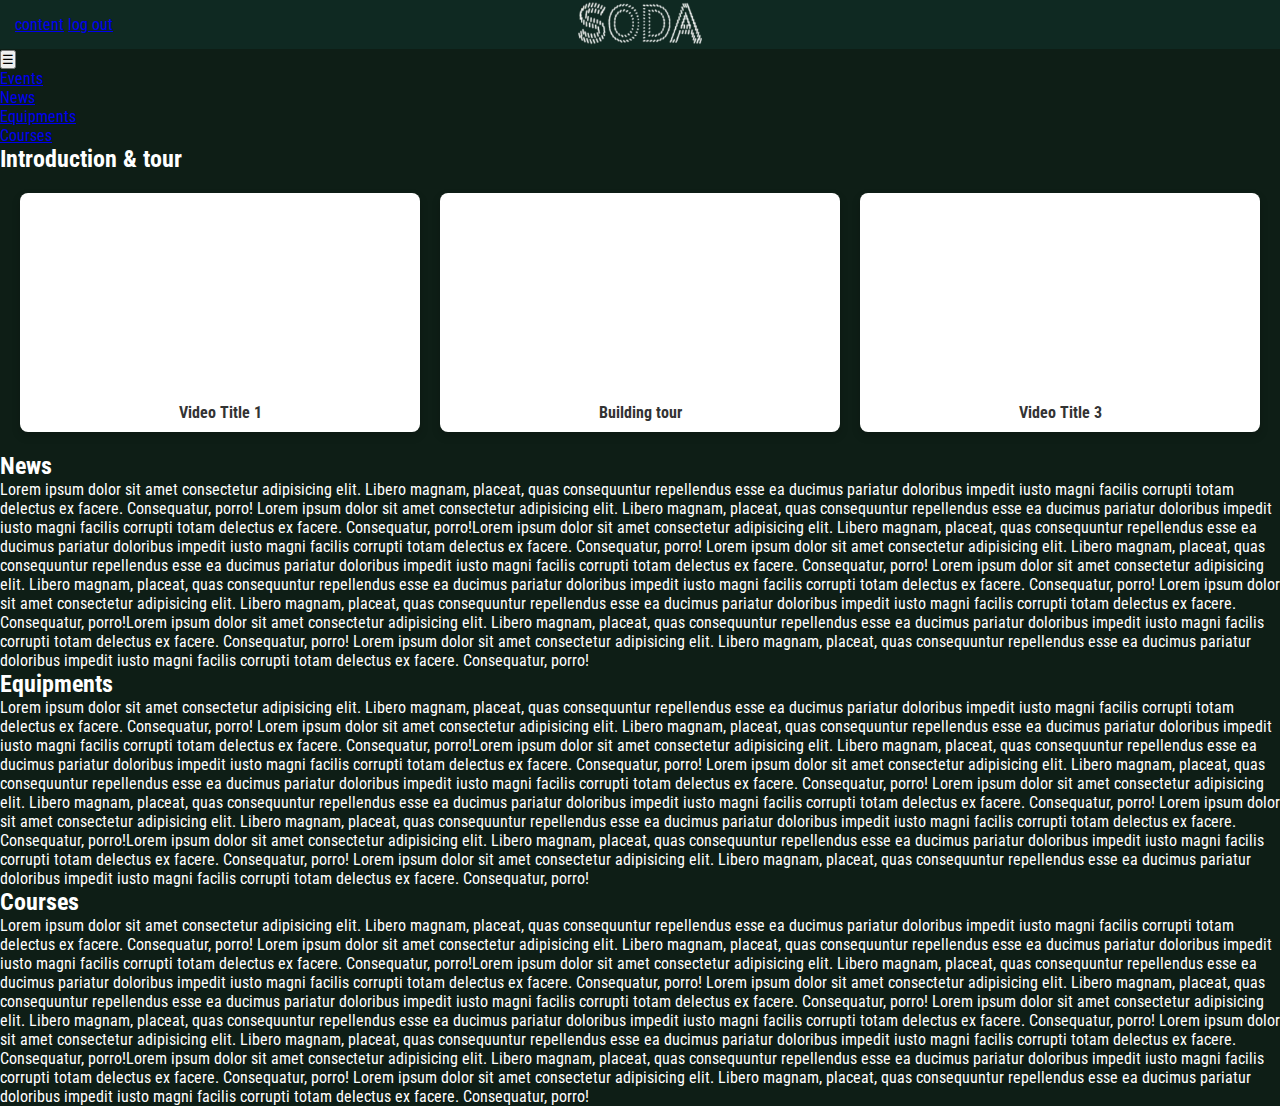
<file: home.html>
<!DOCTYPE html>
<html lang="en">
<head>
    <meta charset="UTF-8">
    <meta name="viewport" content="width=device-width, initial-scale=1.0">
    <title>SODA</title>
    <link href="css/styles.css" rel="stylesheet" />
    <link rel="preconnect" href="https://fonts.googleapis.com">
    <link rel="preconnect" href="https://fonts.gstatic.com" crossorigin>
    <link href="https://fonts.googleapis.com/css2?family=Roboto+Condensed:wght@400;700&display=swap" rel="stylesheet">
</head>
<body>
    <header class="navbar">
        <div class="logo">
            <img src="images/logo.png" alt="Logo">
        </div>
        <nav class="nav-links">
            <a href="#content">content</a>
            <a href="index.html">log out</a>
        </nav>
    </header>

    <button class="side-toggle" onclick="toggleNav()">☰</button>   
    <!-- Permanent Left Navigation System -->
    <aside class="side-navigation">
        <nav class="side-bar-menu">
            <ul>
                <li><a href="#section1">Events</a></li>
                <li><a href="#section2">News</a></li>
                <li><a href="#section3">Equipments</a></li>
                <li><a href="#section4">Courses</a></li>
            </ul>
        </nav>
    </aside>

    <!-- Overlay Div -->
    <div class="overlay" id="overlay"></div>

    <!-- Main Content -->
    <div class="content">
        <!-- Placeholder for sections -->
        <section id="section1">
            <h2 id="events-heading">Introduction & tour</h2>
                <div class="video-container">
                    <!-- Video 1 -->
                    <div class="video-card">
                        <iframe 
                            src="https://www.youtube.com/embed/tc25JXCeBqY" 
                            frameborder="0" allowfullscreen>
                        </iframe>
                        <h3 class="video-title">Video Title 1</h3>
                    </div>
                
                    <!-- Video 2 -->
                    <div class="video-card">
                        <iframe 
                            src="https://www.youtube.com/embed/PKHRvi4bNdM&t=3s" 
                            frameborder="0" allowfullscreen>
                        </iframe>
                        <h3 class="video-title">Building tour</h3>
                    </div>
                
                    <!-- Video 3 -->
                    <div class="video-card">
                        <iframe 
                            src="https://www.youtube.com/embed/watch?v=5e-X6MGfoZ4" 
                            frameborder="0" allowfullscreen>
                        </iframe>
                        <h3 class="video-title">Video Title 3</h3>
                    </div>
                </
            
                <!-- Add more videos here -->
            </div>
            
        </section>

        <section id="section2">
            <h2 id="news-heading">News</h2>
            <p>Lorem ipsum dolor sit amet consectetur adipisicing elit. Libero magnam, placeat, quas consequuntur repellendus esse ea ducimus pariatur doloribus impedit iusto magni facilis corrupti totam delectus ex facere. Consequatur, porro! Lorem ipsum dolor sit amet consectetur adipisicing elit. Libero magnam, placeat, quas consequuntur repellendus esse ea ducimus pariatur doloribus impedit iusto magni facilis corrupti totam delectus ex facere. Consequatur, porro!Lorem ipsum dolor sit amet consectetur adipisicing elit. Libero magnam, placeat, quas consequuntur repellendus esse ea ducimus pariatur doloribus impedit iusto magni facilis corrupti totam delectus ex facere. Consequatur, porro! Lorem ipsum dolor sit amet consectetur adipisicing elit. Libero magnam, placeat, quas consequuntur repellendus esse ea ducimus pariatur doloribus impedit iusto magni facilis corrupti totam delectus ex facere. Consequatur, porro!
                Lorem ipsum dolor sit amet consectetur adipisicing elit. Libero magnam, placeat, quas consequuntur repellendus esse ea ducimus pariatur doloribus impedit iusto magni facilis corrupti totam delectus ex facere. Consequatur, porro! Lorem ipsum dolor sit amet consectetur adipisicing elit. Libero magnam, placeat, quas consequuntur repellendus esse ea ducimus pariatur doloribus impedit iusto magni facilis corrupti totam delectus ex facere. Consequatur, porro!Lorem ipsum dolor sit amet consectetur adipisicing elit. Libero magnam, placeat, quas consequuntur repellendus esse ea ducimus pariatur doloribus impedit iusto magni facilis corrupti totam delectus ex facere. Consequatur, porro! Lorem ipsum dolor sit amet consectetur adipisicing elit. Libero magnam, placeat, quas consequuntur repellendus esse ea ducimus pariatur doloribus impedit iusto magni facilis corrupti totam delectus ex facere. Consequatur, porro!</p>
        </section>

        <section id="section3">
            <h2 id="equipments-heading">Equipments</h2>
            <p>Lorem ipsum dolor sit amet consectetur adipisicing elit. Libero magnam, placeat, quas consequuntur repellendus esse ea ducimus pariatur doloribus impedit iusto magni facilis corrupti totam delectus ex facere. Consequatur, porro! Lorem ipsum dolor sit amet consectetur adipisicing elit. Libero magnam, placeat, quas consequuntur repellendus esse ea ducimus pariatur doloribus impedit iusto magni facilis corrupti totam delectus ex facere. Consequatur, porro!Lorem ipsum dolor sit amet consectetur adipisicing elit. Libero magnam, placeat, quas consequuntur repellendus esse ea ducimus pariatur doloribus impedit iusto magni facilis corrupti totam delectus ex facere. Consequatur, porro! Lorem ipsum dolor sit amet consectetur adipisicing elit. Libero magnam, placeat, quas consequuntur repellendus esse ea ducimus pariatur doloribus impedit iusto magni facilis corrupti totam delectus ex facere. Consequatur, porro!
                Lorem ipsum dolor sit amet consectetur adipisicing elit. Libero magnam, placeat, quas consequuntur repellendus esse ea ducimus pariatur doloribus impedit iusto magni facilis corrupti totam delectus ex facere. Consequatur, porro! Lorem ipsum dolor sit amet consectetur adipisicing elit. Libero magnam, placeat, quas consequuntur repellendus esse ea ducimus pariatur doloribus impedit iusto magni facilis corrupti totam delectus ex facere. Consequatur, porro!Lorem ipsum dolor sit amet consectetur adipisicing elit. Libero magnam, placeat, quas consequuntur repellendus esse ea ducimus pariatur doloribus impedit iusto magni facilis corrupti totam delectus ex facere. Consequatur, porro! Lorem ipsum dolor sit amet consectetur adipisicing elit. Libero magnam, placeat, quas consequuntur repellendus esse ea ducimus pariatur doloribus impedit iusto magni facilis corrupti totam delectus ex facere. Consequatur, porro!</p>
        </section>

        <section id="section4">
            <h2 id="courses-heading">Courses</h2>
            <p>Lorem ipsum dolor sit amet consectetur adipisicing elit. Libero magnam, placeat, quas consequuntur repellendus esse ea ducimus pariatur doloribus impedit iusto magni facilis corrupti totam delectus ex facere. Consequatur, porro! Lorem ipsum dolor sit amet consectetur adipisicing elit. Libero magnam, placeat, quas consequuntur repellendus esse ea ducimus pariatur doloribus impedit iusto magni facilis corrupti totam delectus ex facere. Consequatur, porro!Lorem ipsum dolor sit amet consectetur adipisicing elit. Libero magnam, placeat, quas consequuntur repellendus esse ea ducimus pariatur doloribus impedit iusto magni facilis corrupti totam delectus ex facere. Consequatur, porro! Lorem ipsum dolor sit amet consectetur adipisicing elit. Libero magnam, placeat, quas consequuntur repellendus esse ea ducimus pariatur doloribus impedit iusto magni facilis corrupti totam delectus ex facere. Consequatur, porro!
                Lorem ipsum dolor sit amet consectetur adipisicing elit. Libero magnam, placeat, quas consequuntur repellendus esse ea ducimus pariatur doloribus impedit iusto magni facilis corrupti totam delectus ex facere. Consequatur, porro! Lorem ipsum dolor sit amet consectetur adipisicing elit. Libero magnam, placeat, quas consequuntur repellendus esse ea ducimus pariatur doloribus impedit iusto magni facilis corrupti totam delectus ex facere. Consequatur, porro!Lorem ipsum dolor sit amet consectetur adipisicing elit. Libero magnam, placeat, quas consequuntur repellendus esse ea ducimus pariatur doloribus impedit iusto magni facilis corrupti totam delectus ex facere. Consequatur, porro! Lorem ipsum dolor sit amet consectetur adipisicing elit. Libero magnam, placeat, quas consequuntur repellendus esse ea ducimus pariatur doloribus impedit iusto magni facilis corrupti totam delectus ex facere. Consequatur, porro!</p>
        </section>
    </div>

    <script src="javascript/script.js"></script>
</body>
</html>
</file>
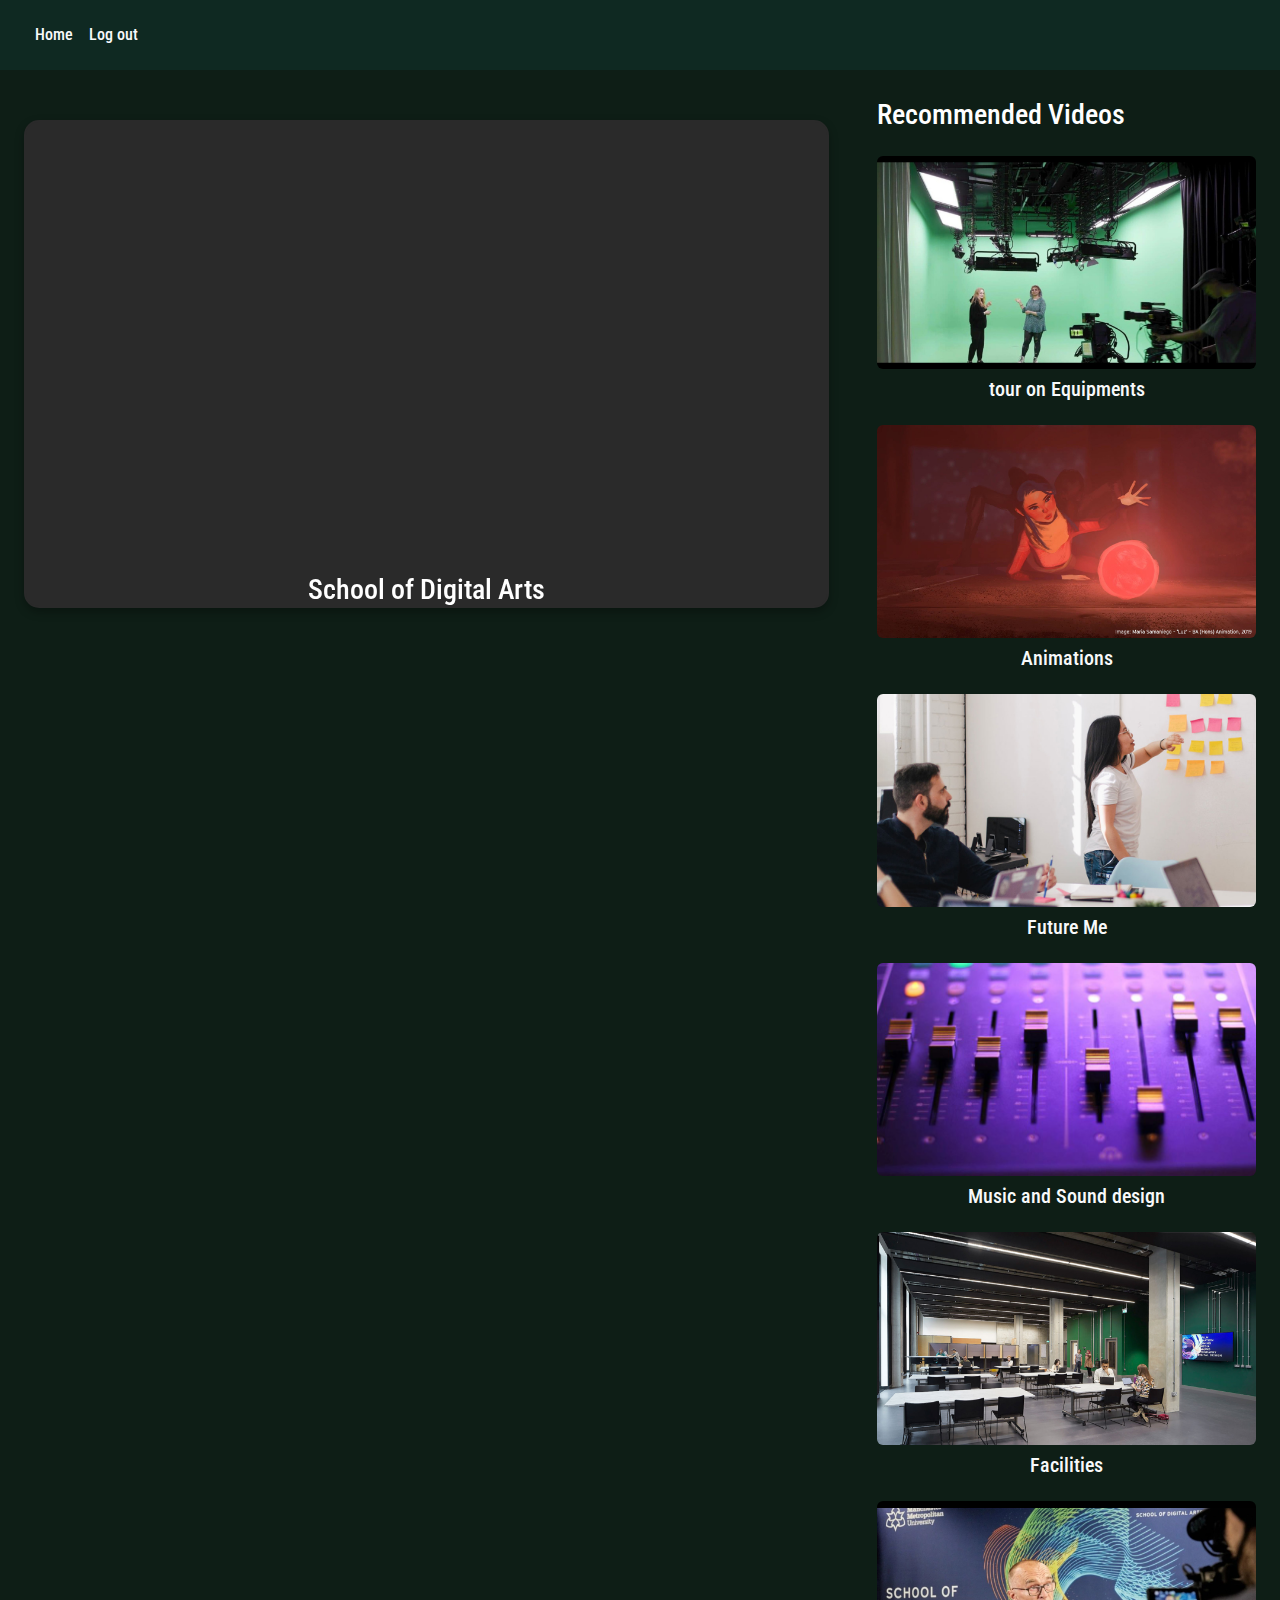
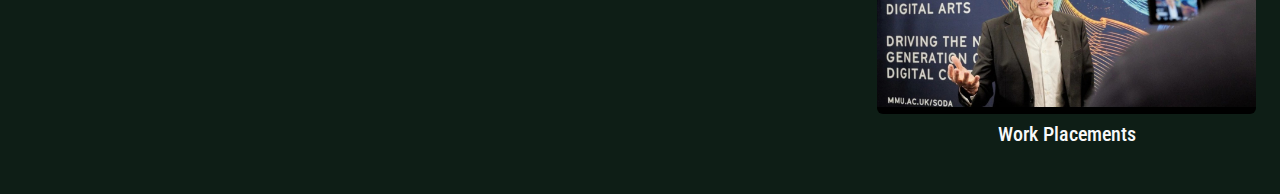
<file: modal.html>
<!DOCTYPE html>
<html lang="en">
<head>
    <meta charset="UTF-8">
    <meta name="viewport" content="width=device-width, initial-scale=1.0">
    <title>Selected Video</title>
    <link href="https://cdn.jsdelivr.net/npm/bootstrap@5.3.3/dist/css/bootstrap.min.css" rel="stylesheet" integrity="sha384-QWTKZyjpPEjISv5WaRU9OFeRpok6YctnYmDr5pNlyT2bRjXh0JMhjY6hW+ALEwIH" crossorigin="anonymous">
    <link href="css/styles.css" rel="stylesheet"/>
    <link href="https://fonts.googleapis.com/css2?family=Roboto+Condensed:wght@400;700&display=swap" rel="stylesheet">
</head>
<body>
    <nav class="navbar navbar-expand-lg sticky-top">
        <div class="container-fluid">
          <button class="navbar-toggler bg-light" type="button" data-bs-toggle="collapse" data-bs-target="#navbarNavAltMarkup" aria-controls="navbarNavAltMarkup" aria-expanded="false" aria-label="Toggle navigation">
            <span class="navbar-toggler-icon"></span>
          </button>
          <div class="collapse navbar-collapse" id="navbarNavAltMarkup">
            <div class="navbar-nav">
              <a class="nav-link active text-light" aria-current="page" href="new.html">Home</a>
              <a class="nav-link text-light" href="index.html">Log out</a>
            </div>
          </div>
        </div>
    </nav>
<div class="container-fluid px-4 my-5"> <!-- Use container-fluid with reduced padding -->
    <div class="row gx-5"> <!-- Add horizontal gap between columns -->
        <!-- YouTube Video Section -->
        <div class="col-lg-8 col-md-7 mb-4">
            <div class="sticky-wrapper">
                <div class="ratio ratio-16x9">
                    <iframe 
                        src="https://www.youtube.com/embed/gkuh-TQmTjU" 
                        title="YouTube video" 
                        allowfullscreen>
                    </iframe>
                </div>
                <div class="text-center">
                    <h3>School of Digital Arts</h3>
                </div>
            </div>
        </div>

        <!-- Recommended Videos Section -->
        <div class="col-lg-4 col-md-5 recommended-videos">
            <h3 class="mb-4" style="margin-top: -20px;">Recommended Videos</h3>
            <div class="d-flex flex-column gap-4">
                <!-- Clickable Item 1 -->
                <a href="modal.html"  class="text-decoration-none text-light">
                    <div class="text-center">
                        <img src="images/tour/equipments.jpg" alt="Video 1" class="img-fluid rounded mb-2">
                        <h5 class="mb-0">tour on Equipments</h5>
                    </div>
                </a>
                <!-- Clickable Item 2 -->
                <a href="modal.html"  class="text-decoration-none text-light">
                    <div class="text-center">
                        <img src="images/Courses/animation.jpeg" alt="Video 2" class="img-fluid rounded mb-2">
                        <h5 class="mb-0">Animations</h5>
                    </div>
                </a>
                <!-- Clickable Item 3 -->
                <a href="modal.html"  class="text-decoration-none text-light">
                    <div class="text-center">
                        <img src="images/events/future.jpeg" alt="Video 3" class="img-fluid rounded mb-2">
                        <h5 class="mb-0">Future Me</h5>
                    </div>
                </a>
                <a href="modal.html"  class="text-decoration-none text-light">
                    <div class="text-center">
                        <img src="images/Courses/music.jpg" alt="Video 4" class="img-fluid rounded mb-2">
                        <h5 class="mb-0">Music and Sound design</h5>
                    </div>
                </a>
                <a href="modal.html"  class="text-decoration-none text-light">
                    <div class="text-center">
                        <img src="images/tour/facilities.jpg" alt="Video 5" class="img-fluid rounded mb-2">
                        <h5 class="mb-0">Facilities</h5>
                    </div>
                </a>
                <a href="modal.html"  class="text-decoration-none text-light">
                    <div class="text-center">
                        <img src="images/events/placement.jpg" alt="Video 6" class="img-fluid rounded mb-2">
                        <h5 class="mb-0">Work Placements</h5>
                    </div>
                </a>

            </div>
        </div>
    </div>
</div>

            
    

    <script src="https://cdn.jsdelivr.net/npm/bootstrap@5.3.3/dist/js/bootstrap.bundle.min.js" integrity="sha384-YvpcrYf0tY3lHB60NNkmXc5s9fDVZLESaAA55NDzOxhy9GkcIdslK1eN7N6jIeHz" crossorigin="anonymous"></script>
    <script src="javascript/script.js"></script>
</body>
</html>
</file>
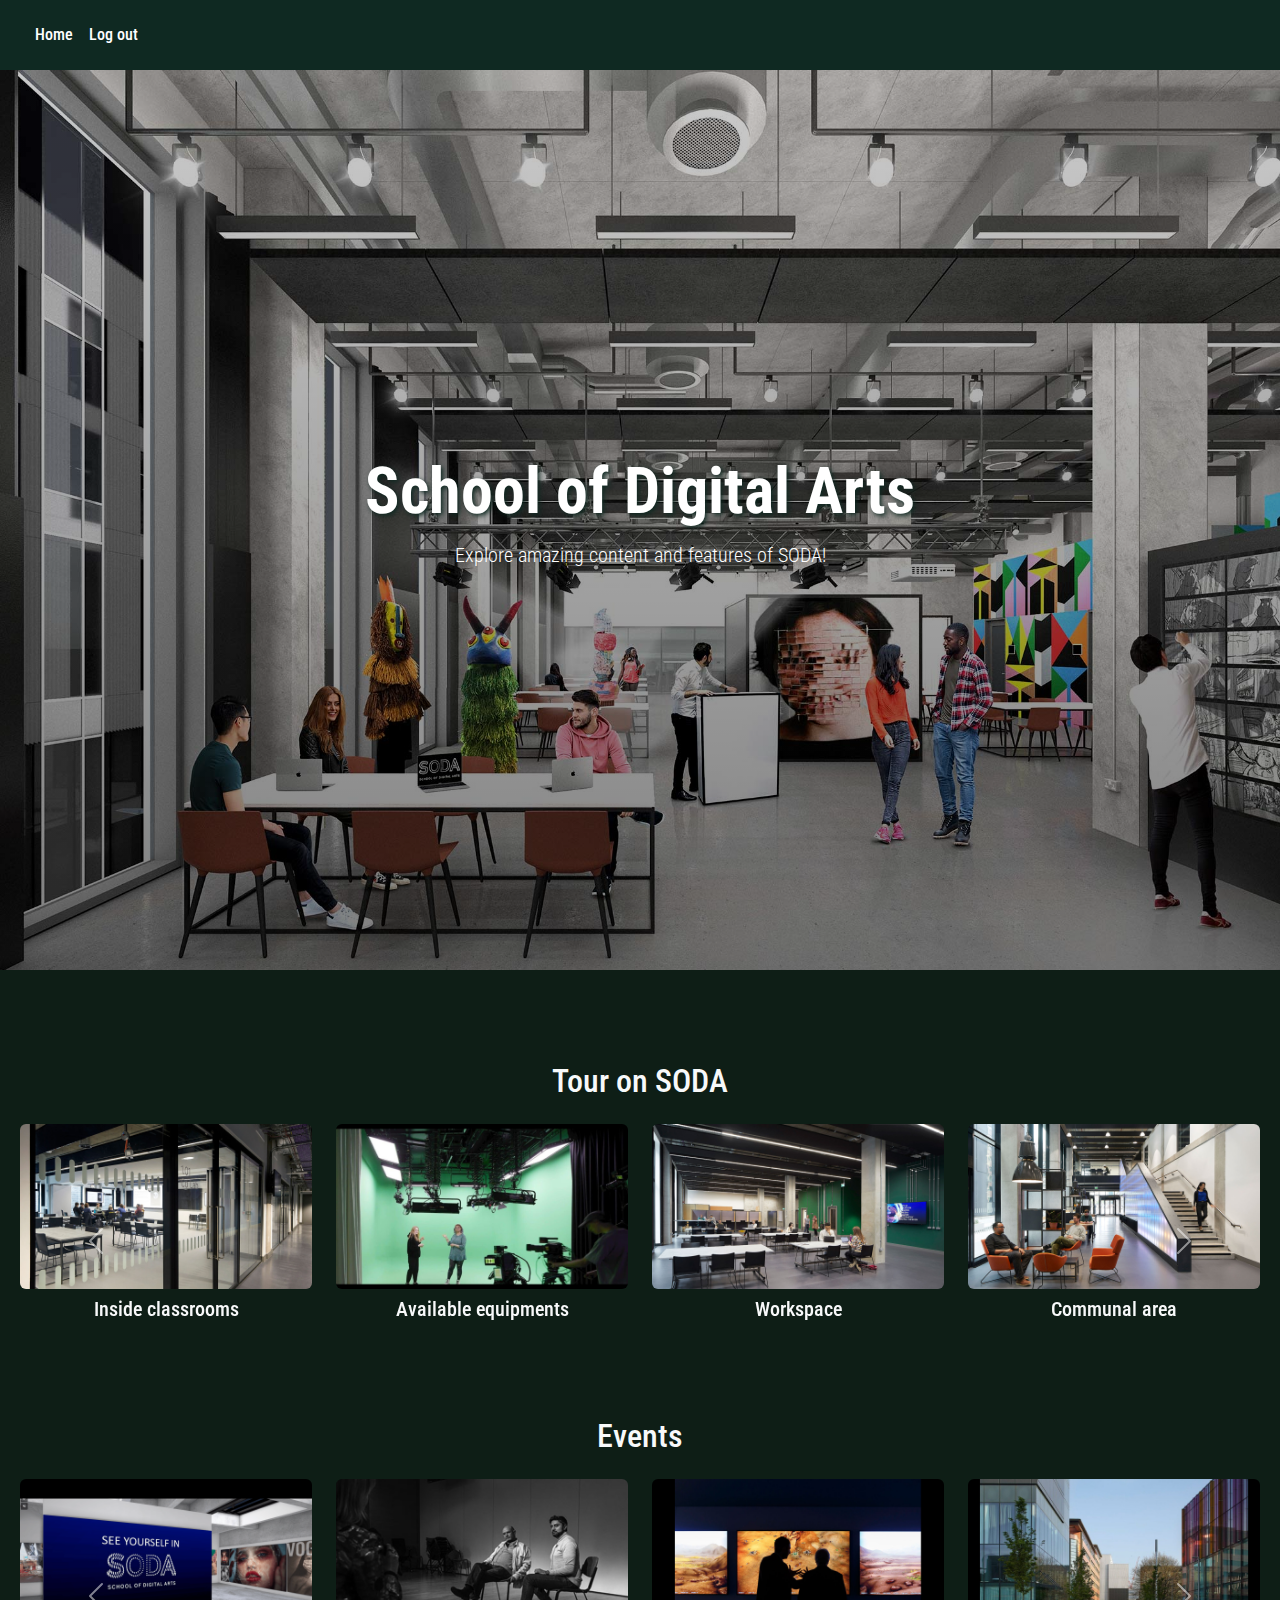
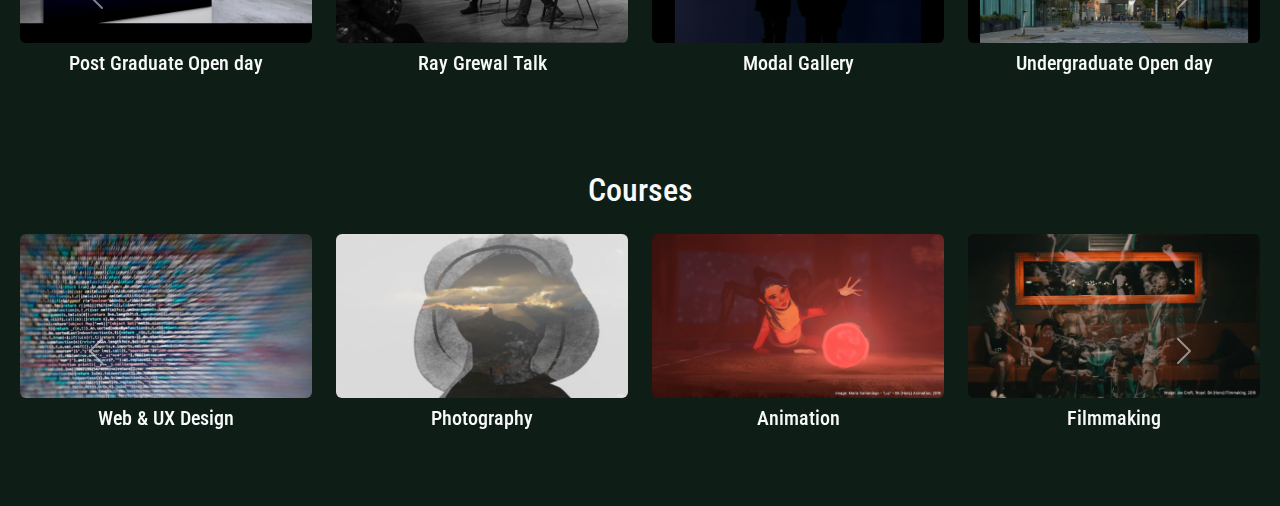
<file: new.html>
<!DOCTYPE html>
<html lang="en">
<head>
    <meta charset="UTF-8">
    <meta name="viewport" content="width=device-width, initial-scale=1.0">
    <title>Carousels</title>
    <link href="https://cdn.jsdelivr.net/npm/bootstrap@5.3.3/dist/css/bootstrap.min.css" rel="stylesheet" integrity="sha384-QWTKZyjpPEjISv5WaRU9OFeRpok6YctnYmDr5pNlyT2bRjXh0JMhjY6hW+ALEwIH" crossorigin="anonymous">
    <link href="css/styles.css" rel="stylesheet"/>
    <link href="https://fonts.googleapis.com/css2?family=Roboto+Condensed:wght@400;700&display=swap" rel="stylesheet">
</head>
<body>
    <nav class="navbar navbar-expand-lg sticky-top" role="navigation">
        <div class="container-fluid">
          <button class="navbar-toggler bg-light" type="button" data-bs-toggle="collapse" data-bs-target="#navbarNavAltMarkup" aria-controls="navbarNavAltMarkup" aria-expanded="false" aria-label="Toggle navigation">
            <span class="navbar-toggler-icon"></span>
          </button>
          <div class="collapse navbar-collapse" id="navbarNavAltMarkup">
            <div class="navbar-nav">
              <a class="nav-link" aria-current="page" href="new.html">Home</a>
              <a class="nav-link" href="index.html">Log out</a>
            </div>
          </div>
        </div>
    </nav>

    <div class="masthead position-relative text-center text-white">
        <div class="masthead-overlay"></div>
        <div class="container d-flex flex-column justify-content-center align-items-center h-100">
            <h1 class="display-4 fw-bold">School of Digital Arts</h1>
            <p class="lead">Explore amazing content and features of SODA!</p>
        </div>
    </div>

<br>
<br>
<br>

    <!-- 2. Tour carousel -->
    <div id="tourCarousel" class="carousel slide mb-5">
        <h2 class="text-light text-center mb-4">Tour on SODA</h2>
        <div class="carousel-inner">
            <!-- Images for tour carousel -->
            <div class="carousel-item active">
                <div class="row">
                    <div class="col text-center">
                        <a href="modal.html">
                            <img src="images/tour/classes.jpg" class="img-fluid rounded" alt="Classrooms">
                        </a>
                        <h5 class="mt-2 text-light">Inside classrooms</h5>
                    </div>
                    <div class="col text-center">
                        <a href="modal.html">
                            <img src="images/tour/equipments.jpg" class="img-fluid rounded" alt="Equipments">
                        </a>
                        <h5 class="mt-2 text-light">Available equipments</h5>
                    </div>
                </div>
            </div>
            <div class="carousel-item">
                <div class="row">
                    <div class="col text-center">
                        <a href="modal.html">
                            <img src="images/tour/facilities.jpg" class="img-fluid rounded" alt="Workspace">
                        </a>
                        <h5 class="mt-2 text-light">Workspace</h5>
                    </div>
                    <div class="col text-center">
                        <a href="modal.html">
                            <img src="images/tour/inside.jpg" class="img-fluid rounded" alt="communal area">
                        </a>
                        <h5 class="mt-2 text-light">Communal area</h5>
                    </div>
                    <div class="col text-center">
                        <a href="modal.html">
                            <img src="images/tour/movies.jpg" class="img-fluid rounded" alt="Theatre">
                        </a>
                        <h5 class="mt-2 text-light">Theatre room</h5>
                    </div>
                    <div class="col text-center">
                        <a href="modal.html">
                            <img src="images/tour/open.jpg" class="img-fluid rounded" alt="Open Space">
                        </a>
                        <h5 class="mt-2 text-light">Open Space</h5>
                    </div>
                    <div class="col text-center">
                        <a href="modal.html">
                            <img src="images/tour/outside.jpg" class="img-fluid rounded" alt="Outside of SODA">
                        </a>
                        <h5 class="mt-2 text-light">SODA</h5>
                    </div>
                    <div class="col text-center">
                        <a href="modal.html">
                            <img src="images/tour/social.jpg" class="img-fluid rounded" alt="Social Spaces">
                        </a>
                        <h5 class="mt-2 text-light">Social Spaces</h5>
                    </div>
                </div>
            </div>
        </div>
        <button class="carousel-control-prev" type="button" data-bs-target="#tourCarousel" data-bs-slide="prev">
            <span class="carousel-control-prev-icon" aria-hidden="true"></span>
            <span class="visually-hidden">Previous</span>
        </button>
        <button class="carousel-control-next" type="button" data-bs-target="#tourCarousel" data-bs-slide="next">
            <span class="carousel-control-next-icon" aria-hidden="true"></span>
            <span class="visually-hidden">Next</span>
        </button>
    </div>

    <!-- 3. events carousel -->
    <div id="eventsCarousel" class="carousel slide mb-5">
        <h2 class="text-light text-center mb-4">Events</h2>
        <div class="carousel-inner">
            <!-- Images for tour carousel -->
            <div class="carousel-item active">
                <div class="row">
                    <div class="col text-center">
                        <a href="modal.html">
                            <img src="images/events/postgrad.png" class="img-fluid rounded" alt="Postraduate Open day">
                        </a>
                        <h5 class="mt-2 text-light">Post Graduate Open day</h5>
                    </div>
                    <div class="col text-center">
                        <a href="modal.html">
                            <img src="images/events/talk.jpg" class="img-fluid rounded" alt="Ray Grewal talk">
                        </a>
                        <h5 class="mt-2 text-light">Ray Grewal Talk</h5>
                    </div>
                </div>
            </div>
            <div class="carousel-item">
                <div class="row">
                    <div class="col text-center">
                        <a href="modal.html">
                            <img src="images/events/modal.jpg" class="img-fluid rounded" alt="Gallery">
                        </a>
                        <h5 class="mt-2 text-light">Modal Gallery</h5>
                    </div>
                    <div class="col text-center">
                        <a href="modal.html">
                            <img src="images/events/under.jpg" class="img-fluid rounded" alt="Undergraduate Open day">
                        </a>
                        <h5 class="mt-2 text-light">Undergraduate Open day</h5>
                    </div>
                    <div class="col text-center">
                        <a href="modal.html">
                            <img src="images/events/business.jpg" class="img-fluid rounded" alt="Business event">
                        </a>
                        <h5 class="mt-2 text-light">SODA for business</h5>
                    </div>
                    <div class="col text-center">
                        <a href="modal.html">
                            <img src="images/events/placement.jpg" class="img-fluid rounded" alt="Placement Search">
                        </a>
                        <h5 class="mt-2 text-light">Placement Search</h5>
                    </div>
                    <div class="col text-center">
                        <a href="modal.html">
                            <img src="images/events/careers.jpg" class="img-fluid rounded" alt="Careers">
                        </a>
                        <h5 class="mt-2 text-light">Careers Service</h5>
                    </div>
                    <div class="col text-center">
                        <a href="modal.html">
                            <img src="images/events/future.jpeg" class="img-fluid rounded" alt="Future Me help">
                        </a>
                        <h5 class="mt-2 text-light">Future Me</h5>
                    </div>
                </div>
            </div>
        </div>
        <button class="carousel-control-prev" type="button" data-bs-target="#eventsCarousel" data-bs-slide="prev">
            <span class="carousel-control-prev-icon" aria-hidden="true"></span>
            <span class="visually-hidden">Previous</span>
        </button>
        <button class="carousel-control-next" type="button" data-bs-target="#eventsCarousel" data-bs-slide="next">
            <span class="carousel-control-next-icon" aria-hidden="true"></span>
            <span class="visually-hidden">Next</span>
        </button>
    </div>

    <!-- 3. Courses Carousel -->
    <div id="coursesCarousel" class="carousel slide mb-5">
        <h2 class="text-light text-center mb-4">Courses</h2>
        <div class="carousel-inner">
            <!-- Images for tour carousel -->
            <div class="carousel-item active">
                <div class="row">
                    <div class="col text-center">
                        <a href="modal.html">
                            <img src="images/Courses/ux.jpg" class="img-fluid rounded" alt="User Experience course">
                        </a>
                        <h5 class="mt-2 text-light">Web & UX Design</h5>
                    </div>
                    <div class="col text-center">
                        <a href="modal.html">
                            <img src="images/Courses/photography.jpg" class="img-fluid rounded" alt="Photography course">
                        </a>
                        <h5 class="mt-2 text-light">Photography</h5>
                    </div>
                </div>
            </div>
            <div class="carousel-item">
                <div class="row">
                    <div class="col text-center">
                        <a href="modal.html">
                            <img src="images/Courses/animation.jpeg" class="img-fluid rounded" alt="Animation course">
                        </a>
                        <h5 class="mt-2 text-light">Animation</h5>
                    </div>
                    <div class="col text-center">
                        <a href="modal.html">
                            <img src="images/Courses/film.jpeg" class="img-fluid rounded" alt="Filmmaking Course">
                        </a>
                        <h5 class="mt-2 text-light">Filmmaking</h5>
                    </div>
                    <div class="col text-center">
                        <a href="modal.html">
                            <img src="images/Courses/game art.jpg" class="img-fluid rounded" alt="Games Art Course">
                        </a>
                        <h5 class="mt-2 text-light">Games Art</h5>
                    </div>
                    <div class="col text-center">
                        <a href="modal.html">
                            <img src="images/Courses/game design.jpg" class="img-fluid rounded" alt="Games Design course">
                        </a>
                        <h5 class="mt-2 text-light">Games Design</h5>
                    </div>
                    <div class="col text-center">
                        <a href="modal.html">
                            <img src="images/Courses/future media.jpg" class="img-fluid rounded" alt="Future Media Production Course">
                        </a>
                        <h5 class="mt-2 text-light">Future Media Production</h5>
                    </div>
                    <div class="col text-center">
                        <a href="modal.html">
                            <img src="images/Courses/music.jpg" class="img-fluid rounded" alt="Music and sound Design Course">
                        </a>
                        <h5 class="mt-2 text-light">Music and Sound design</h5>
                    </div>
                </div>
            </div>
        </div>
        <button class="carousel-control-prev" type="button" data-bs-target="#coursesCarousel" data-bs-slide="prev">
            <span class="carousel-control-prev-icon" aria-hidden="true"></span>
            <span class="visually-hidden">Previous</span>
        </button>
        <button class="carousel-control-next" type="button" data-bs-target="#coursesCarousel" data-bs-slide="next">
            <span class="carousel-control-next-icon" aria-hidden="true"></span>
            <span class="visually-hidden">Next</span>
        </button>
</div>
<noscript>
    <p>Carousels are unavailable without JavaScript. Please enable JavaScript for the best experience.</p>
</noscript>
  


    <script src="https://cdn.jsdelivr.net/npm/bootstrap@5.3.3/dist/js/bootstrap.bundle.min.js" integrity="sha384-YvpcrYf0tY3lHB60NNkmXc5s9fDVZLESaAA55NDzOxhy9GkcIdslK1eN7N6jIeHz" crossorigin="anonymous"></script>
    <script src="javascript/script.js"></script>
</body>
</html>
</file>
<file: css/styles.css>
/* ==================== Global Styles and Reset Rules ==================== */

/* Reset Rules */
* {
  margin: 0;
  padding: 0;
  box-sizing: border-box;
  
}


/* Smooth Scrolling */
html {
  scroll-behavior: smooth;
}

/* Body Styles */
body {
  font-family: 'Roboto Condensed', Arial, sans-serif; /* Consistent font family */
  background-color: #0E1E16; /* Matches the navbar background */
  color: #ffffff; /* White text for better readability */
}

/* Headings and Links */
h1, h2, h3, ul, li, a {
  margin: 0; /* Reset margin for headings, lists, and links */
  padding: 0; /* Reset padding */
}



/* ==================== Masthead Styles ==================== */
.masthead {
  width: 100%;
  height: 100vh; /* Full viewport height */
  background-image: 
    linear-gradient(rgba(0, 0, 0, 0.2), rgba(0, 0, 0, 0.5)), 
    url('../images/soda14.jpeg'); /* Background gradient + image */
  background-size: cover; /* Cover entire section */
  background-position: center; /* Center image alignment */
  color: #ffffff; /* White text for contrast */
  display: flex; /* Use Flexbox for centering */
  flex-direction: column; /* Stack content vertically */
  justify-content: center; /* Horizontally center */
  align-items: center; /* Vertically center */
  text-align: center; /* Align text */
}

.masthead h1 {
  font-size: clamp(2.5rem, 5vw, 4rem);
  margin-bottom: 10px; /* Space between h1 and h2 */
  text-shadow: 2px 2px 5px #0F2922; /* Subtle turquoise shadow */
  
}

.masthead h2 {
  font-size: 2.5rem; /* Smaller than h1 */
  margin-top: 0; /* Remove top margin */
  text-shadow: 2px 2px 5px #0F2922; /* Consistent shadow with h1 */
}




/* ==================== Login Styles ==================== */


/* Login Container */
.login-container {
  margin-top: 20px;
  padding-bottom: 100px;
  display: flex;
  flex-direction: column;
  align-items: center;
}

/* Login Box */
.login-box {
  background-color: #ffffff;
  padding: 30px;
  border-radius: 15px;
  box-shadow: 0 8px 15px #31D0AA; /* Adds turquoise shadow all around the box */
  max-width: 800px; /* Increase the max-width to make it wider */
  width: 110%; /* Adjust width for responsiveness */
}
.forgot-password {
  margin-left: auto; /* Push the link to the right */
  margin-right: 24px; /* Add space between the link and the edge */
  text-align: right; /* Align text within the link to the right */
  color: #31D0AA;
  text-decoration: none;
  font-size: 1rem;
}


.login-title {
  font-size: 2rem;
  color: #ffffff;
  margin-bottom: 20px;
}

.login-box label {
  display: block;
  margin-bottom: 8px;
  color: #414141;
  font-weight: 700;
}

.login-box input {
  width: 80%; /* Adjust the percentage to make the input boxes smaller */
  max-width: 300px; /* Add a max-width for further control */
  padding: 10px;
  margin-bottom: 20px;
  border: 1px solid #ccc;
  border-radius: 8px;
  font-size: 1rem;
  padding-right: 40px;
}

.login-box button {
  width: 40%; /* Reduce the width percentage */
  padding: 8px; /* Adjust padding for a smaller button */
  transform: translateX(-30px); /* Moves the button 20px to the right */
  background-color: #31D0AA;
  color: white;
  border: none;
  border-radius: 8px;
  font-size: 1rem; /* Adjust font size if necessary */
  cursor: pointer;
  transition: background-color 0.3s;
}


.login-box button:hover {
  background-color: #28a08c;
}

/* Desktop (4 images per row) */
#netflixCarousel .col {
  flex: 0 0 25%; /* Each image takes 25% of the row */
  max-width: 25%;
}

/* Add hover effect for the entire container */
.carousel-inner .col {
  transition: transform 0.3s ease, box-shadow 0.3s ease; /* Smooth animation */
}

/* Scale the container and add a shadow on hover */
.carousel-inner .col:hover {
  transform: scale(1.1); /* Enlarge the container slightly more */
  
}

.login-button:hover {
  background-color: #28b394;
}

.forgot-password:hover {
  text-decoration: underline;
}

.login-button:focus {
  outline: 2px solid #31D0AA;
  outline-offset: 2px;
}


.login-container {
  padding-bottom: 100px;
}
.forgot-password {
  font-size: 1rem;
  color: #31D0AA;
  text-decoration: none;
  width: 40%;
  text-align: left;
}


.login-title {
  text-align: center;
  margin-bottom: 20px;
}
.login-actions {
  display: flex;
  justify-content: space-between;
  align-items: center;
  margin-top: 10px;
}



/* ==================== Navbar Styles ==================== */

/* Navbar Container */
.navbar {
  display: flex;
  justify-content: space-between;
  align-items: center;
  padding: 15px;
  background-color: #0F2922; /* Dark green background for contrast */
}

/* Navbar Links */
.navbar-nav .nav-link {
  color: #ffffff; /* White links for readability */
  font-weight: 500; /* Slightly bold links for emphasis */
  transition: color 0.3s ease; /* Smooth hover effect */
}

.navbar-nav .nav-link:hover {
  color: #47ceaa; /* Highlighted green on hover */
}

/* Logo Styling */
.logo {
  position: absolute;
  left: 50%;
  transform: translateX(-50%); /* Center the logo horizontally */
}

.logo img {
  height: 150px; /* Adjust logo height */
  width: auto; /* Maintain aspect ratio */
}

/* Toggler Button */
.navbar-toggler {
  background-color: #ffffff; /* White button for visibility */
  border: none; /* Remove default border */
}

.navbar-toggler-icon {
  filter: invert(1); /* Ensure visibility on dark background */
}


/* ==================== Carousel Styles ==================== */

/* General Carousel Styling */
.carousel {
  margin: 0 auto; /* Center the carousel */
  max-width: 100%; /* Restrict width */
  padding: 20px; /* Add inner spacing */
}

.carousel-inner {
  display: flex; /* Ensure items align properly */
  flex-wrap: nowrap; /* Prevent wrapping */
}

.carousel-inner .col {
  transition: transform 0.3s ease, box-shadow 0.3s ease; /* Smooth hover animation */
}

.carousel-inner .col:hover {
  transform: scale(1.1); /* Slight enlargement on hover */
  box-shadow: 0 8px 15px rgba(0, 0, 0, 0.3); /* Add shadow for depth */
}

/* Carousel Images */
.carousel-inner .col img {
  width: 100%; /* Ensure images scale correctly */
  height: auto; /* Maintain aspect ratio */
  transition: none; /* Prevent independent hover animation */
}

/* Carousel Controls */
.carousel-control-prev,
.carousel-control-next {
  top: 30%; /* Adjust control position */
  color: #ffffff; /* Ensure controls are visible */
}

/* Netflix Carousel (Specific Layouts) */
#netflixCarousel .col {
  flex: 0 0 25%; /* Each image takes 25% width on desktop */
  max-width: 25%;
}

/* ==================== Responsive Carousel Styles ==================== */

/* Tablet (3 images per row) */
@media (max-width: 992px) {
  #netflixCarousel .col {
    flex: 0 0 33.333%; /* Each image takes 33.33% width */
    max-width: 33.333%;
  }
}

/* Phone (2 images per row) */
@media (max-width: 576px) {
  #netflixCarousel .col {
    flex: 0 0 50%; /* Each image takes 50% width */
    max-width: 50%;
  }
}













/* Sticky Wrapper for Video */
.sticky-wrapper {
  position: sticky;
  top: 120px; /* Adjust this to match the height of your navbar */
  z-index: 10; /* Keeps it above other content */
  border-radius: 15px; /* Adjust for the desired roundness */
  overflow: hidden; /* Ensures the content inside respects the border-radius */
  box-shadow: 0 4px 10px rgba(0, 0, 0, 0.3); /* Optional: Adds a soft shadow for depth */
  border: 2px solid #2a2a2a; /* Blends with the background (adjust to match your design) */
  background-color: #2a2a2a; /* Matches the background for seamless blending */
}

/* Maintain the video size when sticky */
.sticky-wrapper .ratio {
  width: 100%; /* Ensure the video stays within its column */
  height: auto; /* Maintain aspect ratio */
}

/* Add hover effect for recommended video images */
.recommended-videos img {
  transition: transform 0.3s ease, box-shadow 0.3s ease; /* Smooth animation */
}

/* Scale the image and add a shadow on hover */
.recommended-videos img:hover {
  transform: scale(1.1); /* Slightly enlarge the image */
  box-shadow: 0 8px 15px rgba(0, 0, 0, 0.3); /* Add a shadow for depth */
}







/* ==================== Video Section Styles ==================== */

/* Video Container */
.video-container {
  display: grid; /* Use grid layout for videos */
  grid-template-columns: repeat(3, 1fr); /* Default: 3 videos per row */
  gap: 20px; /* Space between videos */
  margin: 20px; /* Add spacing around the section */
}

/* Video Card */
.video-card {
  background-color: #ffffff; /* Optional background for contrast */
  border-radius: 8px; /* Rounded corners */
  box-shadow: 0 4px 8px rgba(0, 0, 0, 0.2); /* Subtle shadow for depth */
  overflow: hidden; /* Ensure content stays inside the card */
  text-align: center; /* Center-align content */
  transition: transform 0.3s ease, box-shadow 0.3s ease; /* Smooth hover effect */
}

.video-card iframe {
  width: 100%; /* Make the video responsive */
  height: 200px; /* Fixed height for video players */
  display: block; /* Prevent inline-block spacing issues */
}

/* Video Title */
.video-title {
  font-size: 1rem;
  margin: 10px 0; /* Space around the title */
  color: #333; /* Dark text for visibility */
}

/* Hover Effect */
.video-card:hover {
  transform: scale(1.05); /* Slight zoom on hover */
  box-shadow: 0 8px 15px rgba(0, 0, 0, 0.3); /* Stronger shadow on hover */
}

/* ==================== Responsive Video Section ==================== */

/* Tablet (2 videos per row) */
@media (max-width: 1024px) {
  .video-container {
    grid-template-columns: repeat(2, 1fr); /* Reduce to 2 videos per row */
  }
}

/* Phone (1 video per row) */
@media (max-width: 768px) {
  .video-container {
    grid-template-columns: 1fr; /* Single-column layout */
  }
}
</file>
